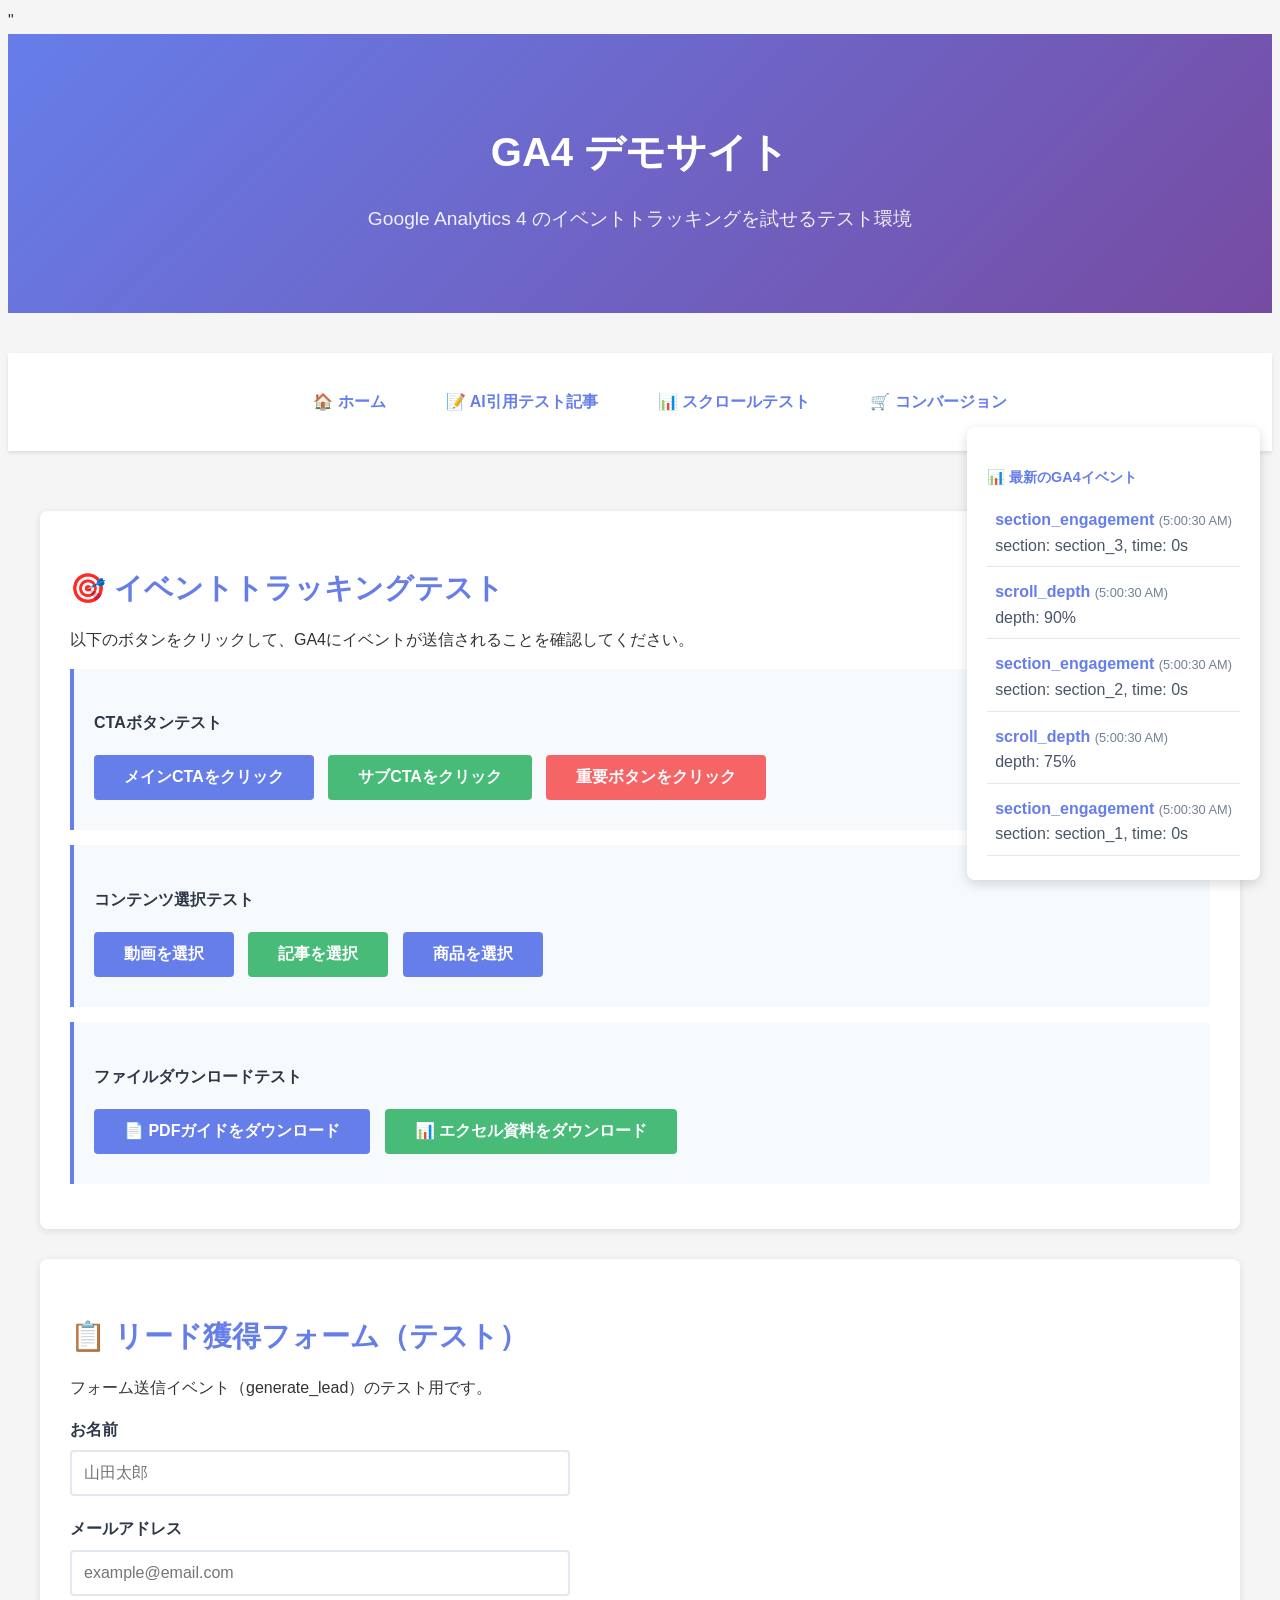
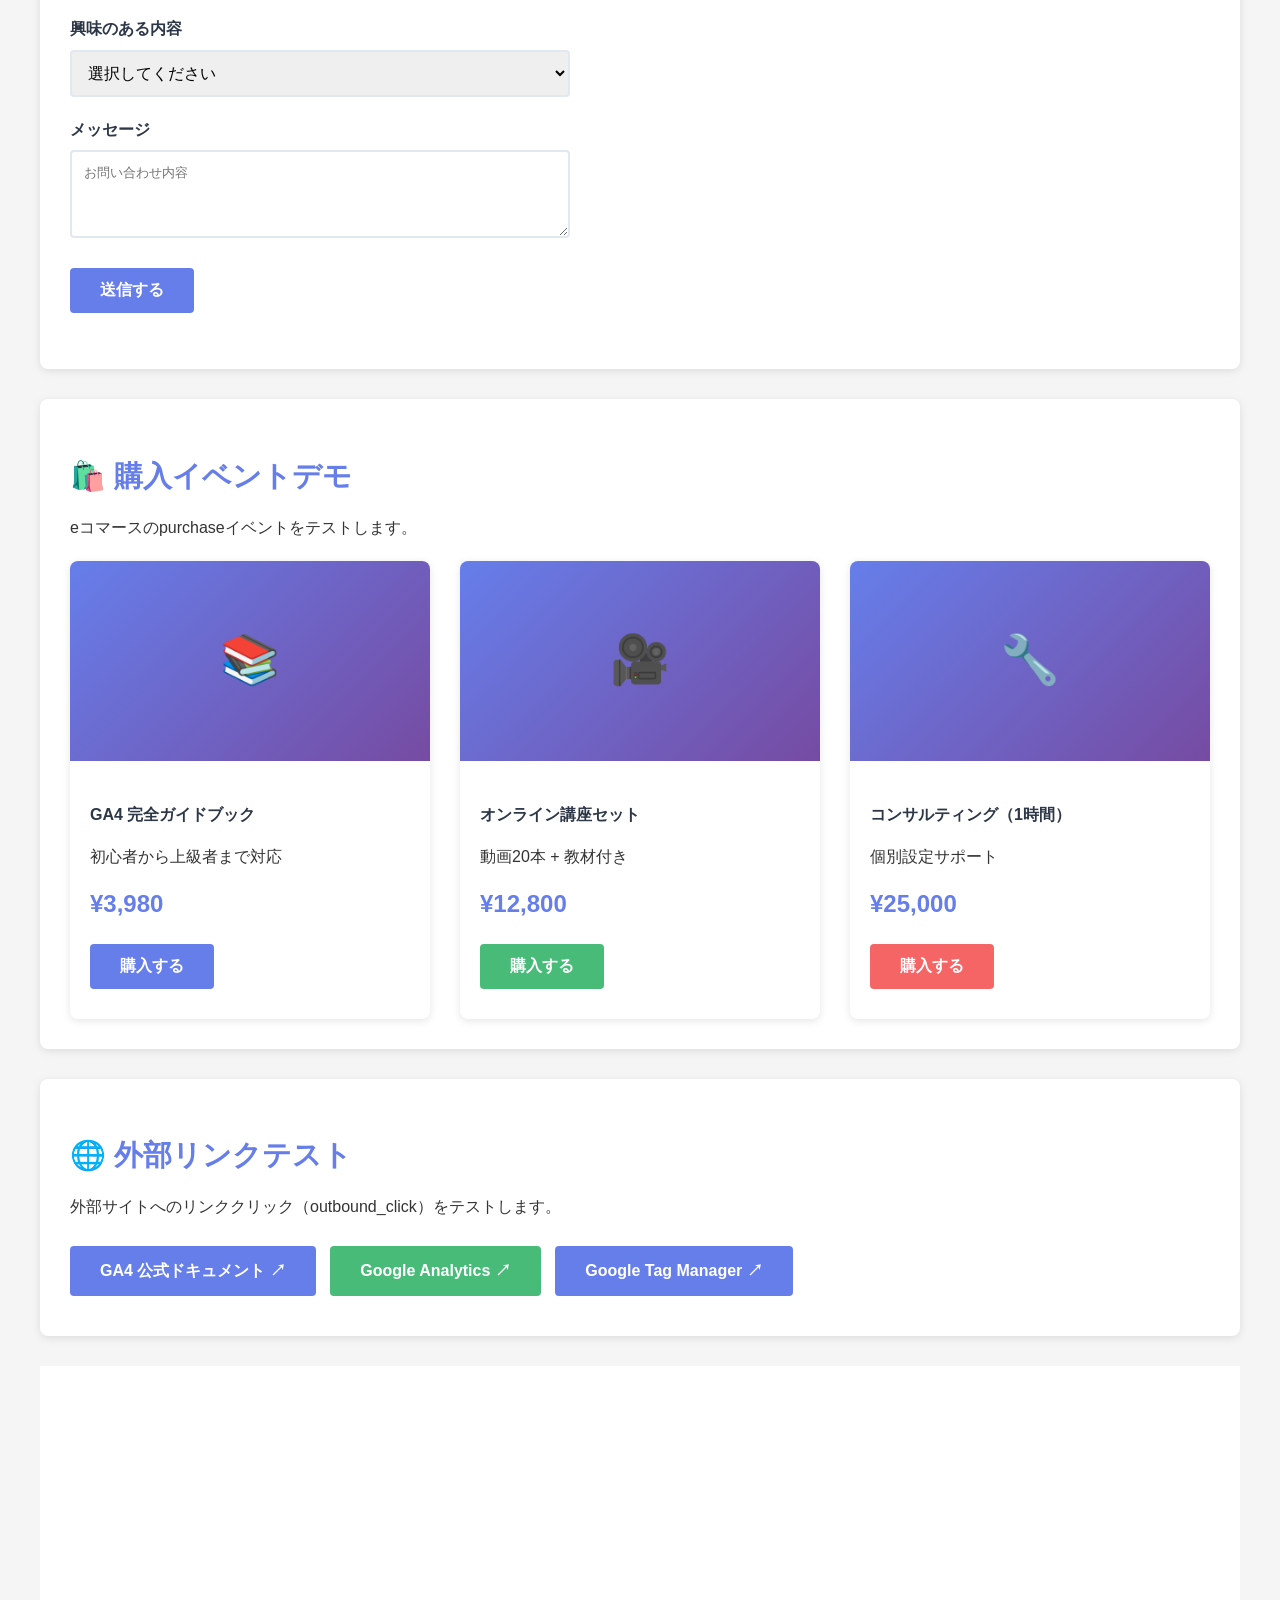
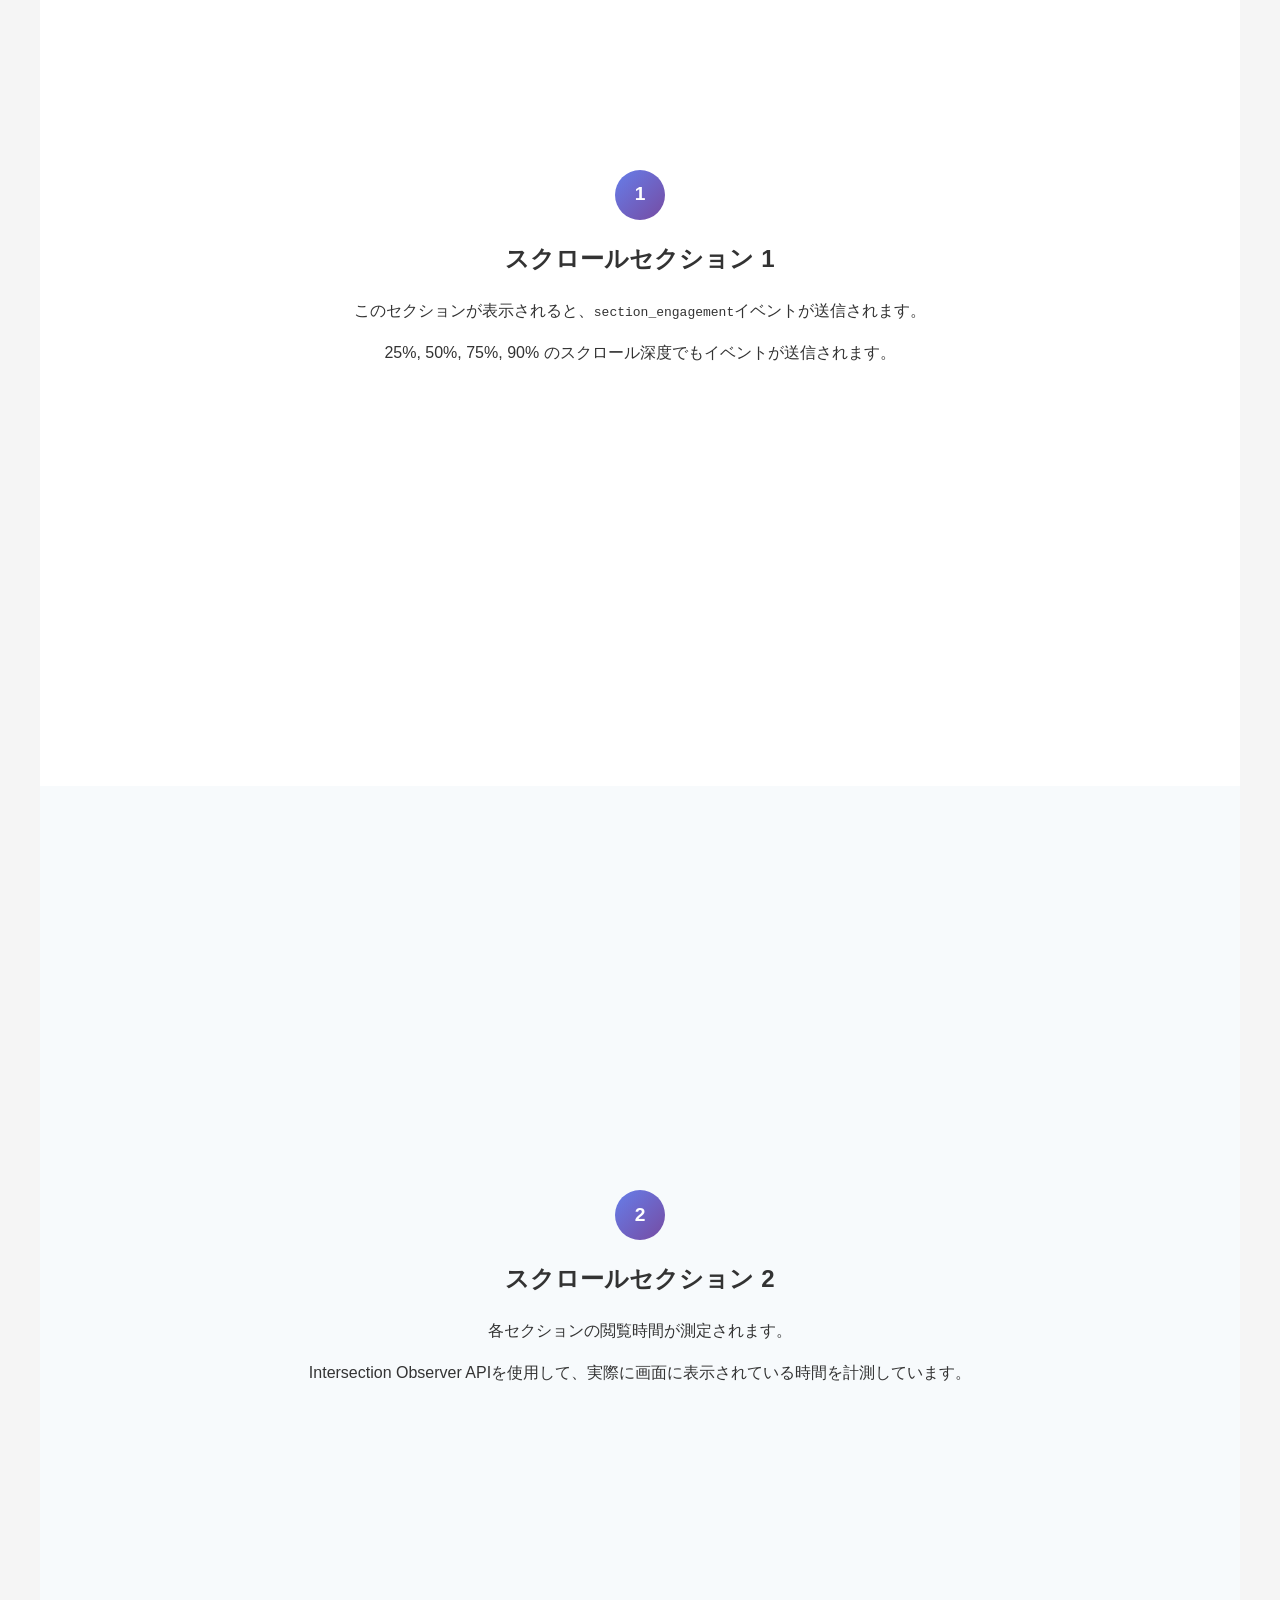
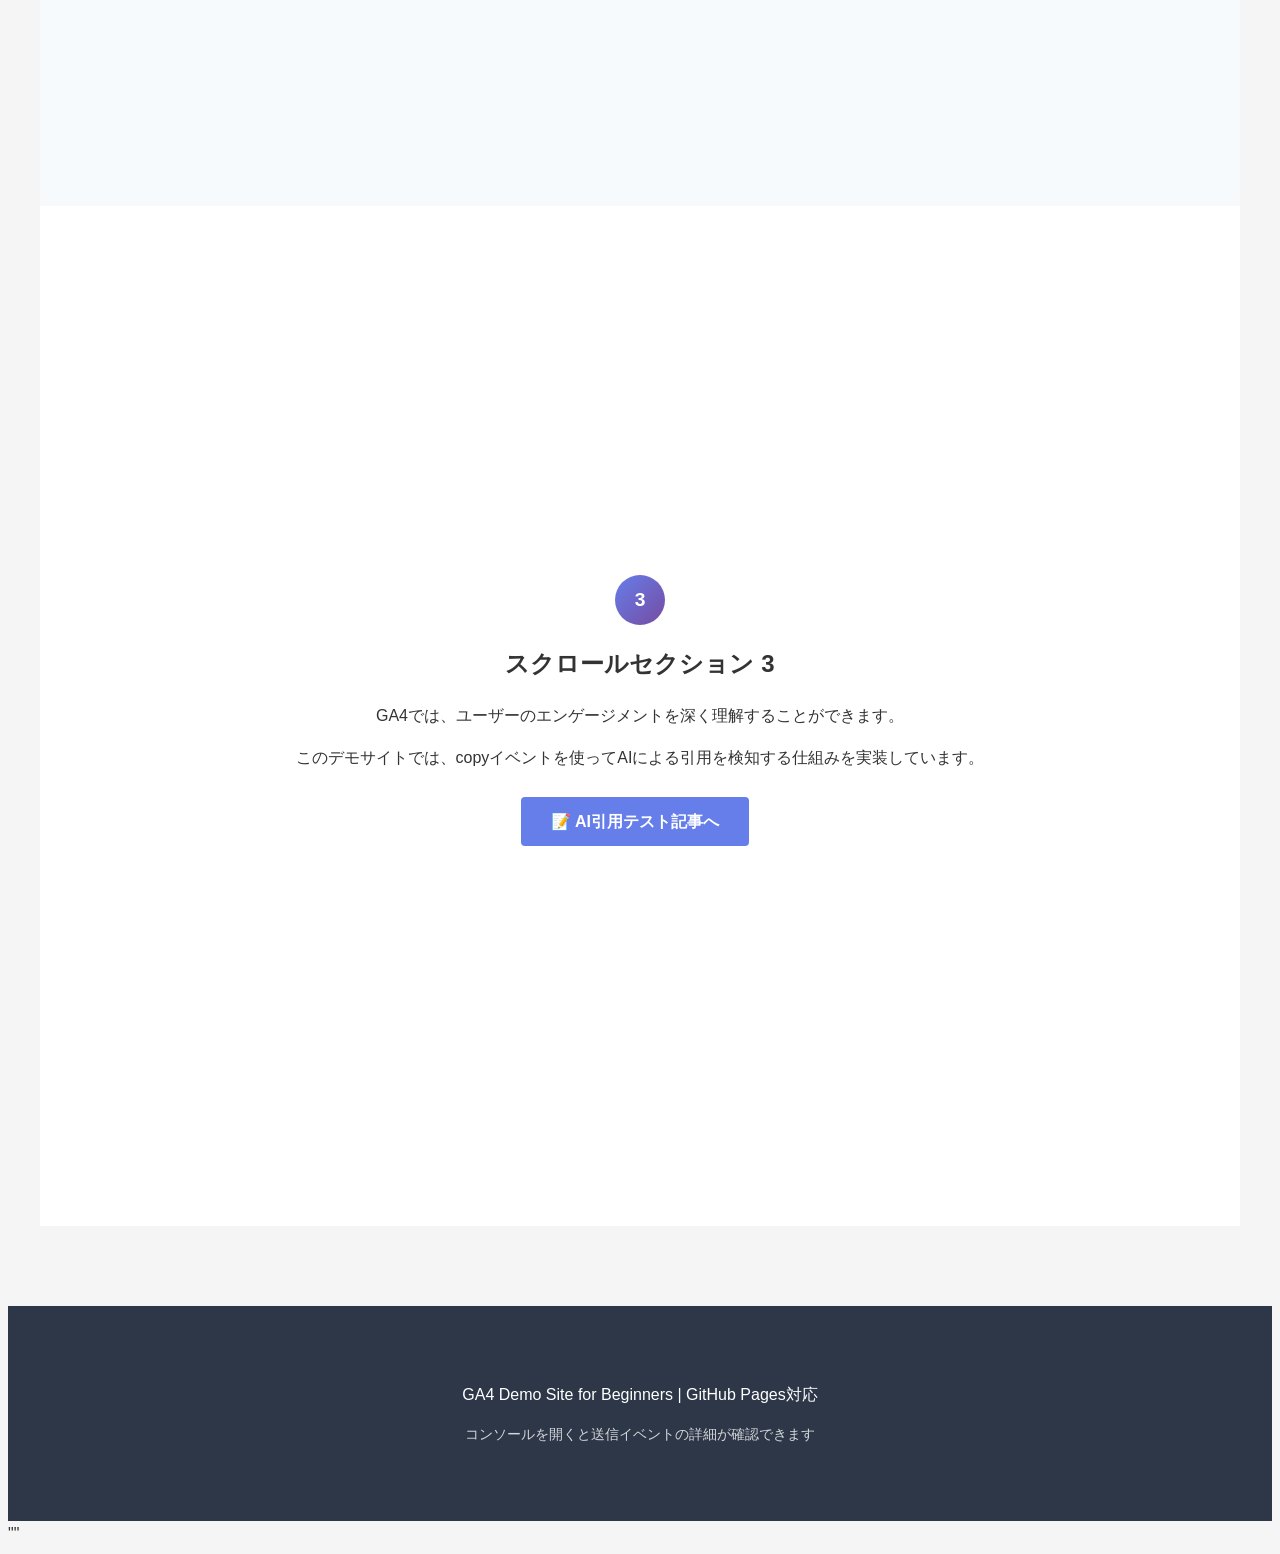
<file: index.html>
"<!doctype html>
<html lang="ja">
  <head>
    <meta charset="UTF-8" />
    <meta name="viewport" content="width=device-width, initial-scale=1.0" />
    <title>GA4 Demo - トラッキングテストサイト</title>

    <!-- Google tag (gtag.js) -->
    <script
      async
      src="https://www.googletagmanager.com/gtag/js?id=G-BNMKD3NF78"
    ></script>
    <script>
      window.dataLayer = window.dataLayer || [];
      function gtag() {
        dataLayer.push(arguments);
      }
      gtag("js", new Date());
      gtag("config", "G-BNMKD3NF78");
    </script>

    <link rel="stylesheet" href="css/style.css" />
    <script src="js/ga4-config.js"></script>
  </head>
  <body>
    <header>
      <div class="container">
        <h1>GA4 デモサイト</h1>
        <p>Google Analytics 4 のイベントトラッキングを試せるテスト環境</p>
      </div>
    </header>

    <nav>
      <ul>
        <li><a href="index.html">🏠 ホーム</a></li>
        <li><a href="article.html">📝 AI引用テスト記事</a></li>
        <li><a href="#scroll-test">📊 スクロールテスト</a></li>
        <li><a href="#conversion">🛒 コンバージョン</a></li>
      </ul>
    </nav>

    <div class="container">
      <!-- Event Test Section -->
      <div class="card">
        <h2>🎯 イベントトラッキングテスト</h2>
        <p>
          以下のボタンをクリックして、GA4にイベントが送信されることを確認してください。
        </p>

        <div class="event-demo">
          <h4>CTAボタンテスト</h4>
          <button class="btn" onclick="trackCTA('primary_cta', 'hero_section')">
            メインCTAをクリック
          </button>
          <button
            class="btn secondary"
            onclick="trackCTA('secondary_cta', 'hero_section')"
          >
            サブCTAをクリック
          </button>
          <button
            class="btn danger"
            onclick="trackCTA('danger_cta', 'hero_section')"
          >
            重要ボタンをクリック
          </button>
        </div>

        <div class="event-demo">
          <h4>コンテンツ選択テスト</h4>
          <button
            class="btn"
            onclick="trackSelectContent('video', 'demo_video_001')"
          >
            動画を選択
          </button>
          <button
            class="btn secondary"
            onclick="trackSelectContent('article', 'featured_post_001')"
          >
            記事を選択
          </button>
          <button
            class="btn"
            onclick="trackSelectContent('product', 'featured_product_001')"
          >
            商品を選択
          </button>
        </div>

        <div class="event-demo">
          <h4>ファイルダウンロードテスト</h4>
          <button class="btn" onclick="trackDownload('ga4-guide.pdf', 'pdf')">
            📄 PDFガイドをダウンロード
          </button>
          <button
            class="btn secondary"
            onclick="trackDownload('tracking-cheatsheet.xlsx', 'xlsx')"
          >
            📊 エクセル資料をダウンロード
          </button>
        </div>
      </div>

      <!-- Form Section -->
      <div class="card" id="conversion">
        <h2>📋 リード獲得フォーム（テスト）</h2>
        <p>フォーム送信イベント（generate_lead）のテスト用です。</p>

        <form
          onsubmit="
            event.preventDefault();
            trackFormSubmit('contact_form');
            alert('フォーム送信完了！（デモ）');
          "
        >
          <div class="form-group">
            <label for="name">お名前</label>
            <input type="text" id="name" name="name" placeholder="山田太郎" />
          </div>

          <div class="form-group">
            <label for="email">メールアドレス</label>
            <input
              type="email"
              id="email"
              name="email"
              placeholder="example@email.com"
            />
          </div>

          <div class="form-group">
            <label for="interest">興味のある内容</label>
            <select id="interest" name="interest">
              <option value="">選択してください</option>
              <option value="ga4_basic">GA4基礎</option>
              <option value="ga4_advanced">GA4応用</option>
              <option value="ai_tracking">AI引用トラッキング</option>
              <option value="ecommerce">EC計測</option>
            </select>
          </div>

          <div class="form-group">
            <label for="message">メッセージ</label>
            <textarea
              id="message"
              name="message"
              rows="4"
              placeholder="お問い合わせ内容"
            ></textarea>
          </div>

          <button type="submit" class="btn">送信する</button>
        </form>
      </div>

      <!-- Product Demo Section -->
      <div class="card">
        <h2>🛍️ 購入イベントデモ</h2>
        <p>eコマースのpurchaseイベントをテストします。</p>

        <div class="product-grid">
          <div class="product-card">
            <div class="product-image">📚</div>
            <div class="product-info">
              <h4>GA4 完全ガイドブック</h4>
              <p>初心者から上級者まで対応</p>
              <div class="product-price">¥3,980</div>
              <button
                class="btn"
                onclick="
                  trackPurchase(3980, 'JPY', [
                    {
                      item_name: 'GA4 Guide',
                      item_id: 'book_001',
                      price: 3980,
                    },
                  ])
                "
              >
                購入する
              </button>
            </div>
          </div>

          <div class="product-card">
            <div class="product-image">🎥</div>
            <div class="product-info">
              <h4>オンライン講座セット</h4>
              <p>動画20本 + 教材付き</p>
              <div class="product-price">¥12,800</div>
              <button
                class="btn secondary"
                onclick="
                  trackPurchase(12800, 'JPY', [
                    {
                      item_name: 'Online Course',
                      item_id: 'course_001',
                      price: 12800,
                    },
                  ])
                "
              >
                購入する
              </button>
            </div>
          </div>

          <div class="product-card">
            <div class="product-image">🔧</div>
            <div class="product-info">
              <h4>コンサルティング（1時間）</h4>
              <p>個別設定サポート</p>
              <div class="product-price">¥25,000</div>
              <button
                class="btn danger"
                onclick="
                  trackPurchase(25000, 'JPY', [
                    {
                      item_name: 'Consulting',
                      item_id: 'service_001',
                      price: 25000,
                    },
                  ])
                "
              >
                購入する
              </button>
            </div>
          </div>
        </div>
      </div>

      <!-- External Links Section -->
      <div class="card">
        <h2>🌐 外部リンクテスト</h2>
        <p>外部サイトへのリンククリック（outbound_click）をテストします。</p>

        <a
          href="https://developers.google.com/analytics/devguides/collection/ga4"
          target="_blank"
          class="btn"
        >
          GA4 公式ドキュメント ↗
        </a>
        <a
          href="https://analytics.google.com"
          target="_blank"
          class="btn secondary"
        >
          Google Analytics ↗
        </a>
        <a href="https://tagmanager.google.com" target="_blank" class="btn">
          Google Tag Manager ↗
        </a>
      </div>

      <!-- Scroll Test Section -->
      <div id="scroll-test">
        <div
          class="scroll-section"
          data-track="section"
          data-section-id="section_1"
        >
          <div class="scroll-content">
            <div class="scroll-marker">1</div>
            <h2>スクロールセクション 1</h2>
            <p>
              このセクションが表示されると、<code>section_engagement</code>イベントが送信されます。
            </p>
            <p>
              25%, 50%, 75%, 90% のスクロール深度でもイベントが送信されます。
            </p>
          </div>
        </div>

        <div
          class="scroll-section"
          data-track="section"
          data-section-id="section_2"
        >
          <div class="scroll-content">
            <div class="scroll-marker">2</div>
            <h2>スクロールセクション 2</h2>
            <p>各セクションの閲覧時間が測定されます。</p>
            <p>
              Intersection Observer
              APIを使用して、実際に画面に表示されている時間を計測しています。
            </p>
          </div>
        </div>

        <div
          class="scroll-section"
          data-track="section"
          data-section-id="section_3"
        >
          <div class="scroll-content">
            <div class="scroll-marker">3</div>
            <h2>スクロールセクション 3</h2>
            <p>
              GA4では、ユーザーのエンゲージメントを深く理解することができます。
            </p>
            <p>
              このデモサイトでは、copyイベントを使ってAIによる引用を検知する仕組みを実装しています。
            </p>
            <a href="article.html" class="btn">📝 AI引用テスト記事へ</a>
          </div>
        </div>
      </div>
    </div>

    <footer>
      <div class="container">
        <p>GA4 Demo Site for Beginners | GitHub Pages対応</p>
        <p style="margin-top: 10px; font-size: 0.9em; opacity: 0.8">
          コンソールを開くと送信イベントの詳細が確認できます
        </p>
      </div>
    </footer>

    <!-- Event Log Panel -->
    <div id="event-log" class="event-log">
      <h4>📊 最新のGA4イベント</h4>
      <div id="event-log-content"></div>
    </div>
  </body>
</html>
""
</file>
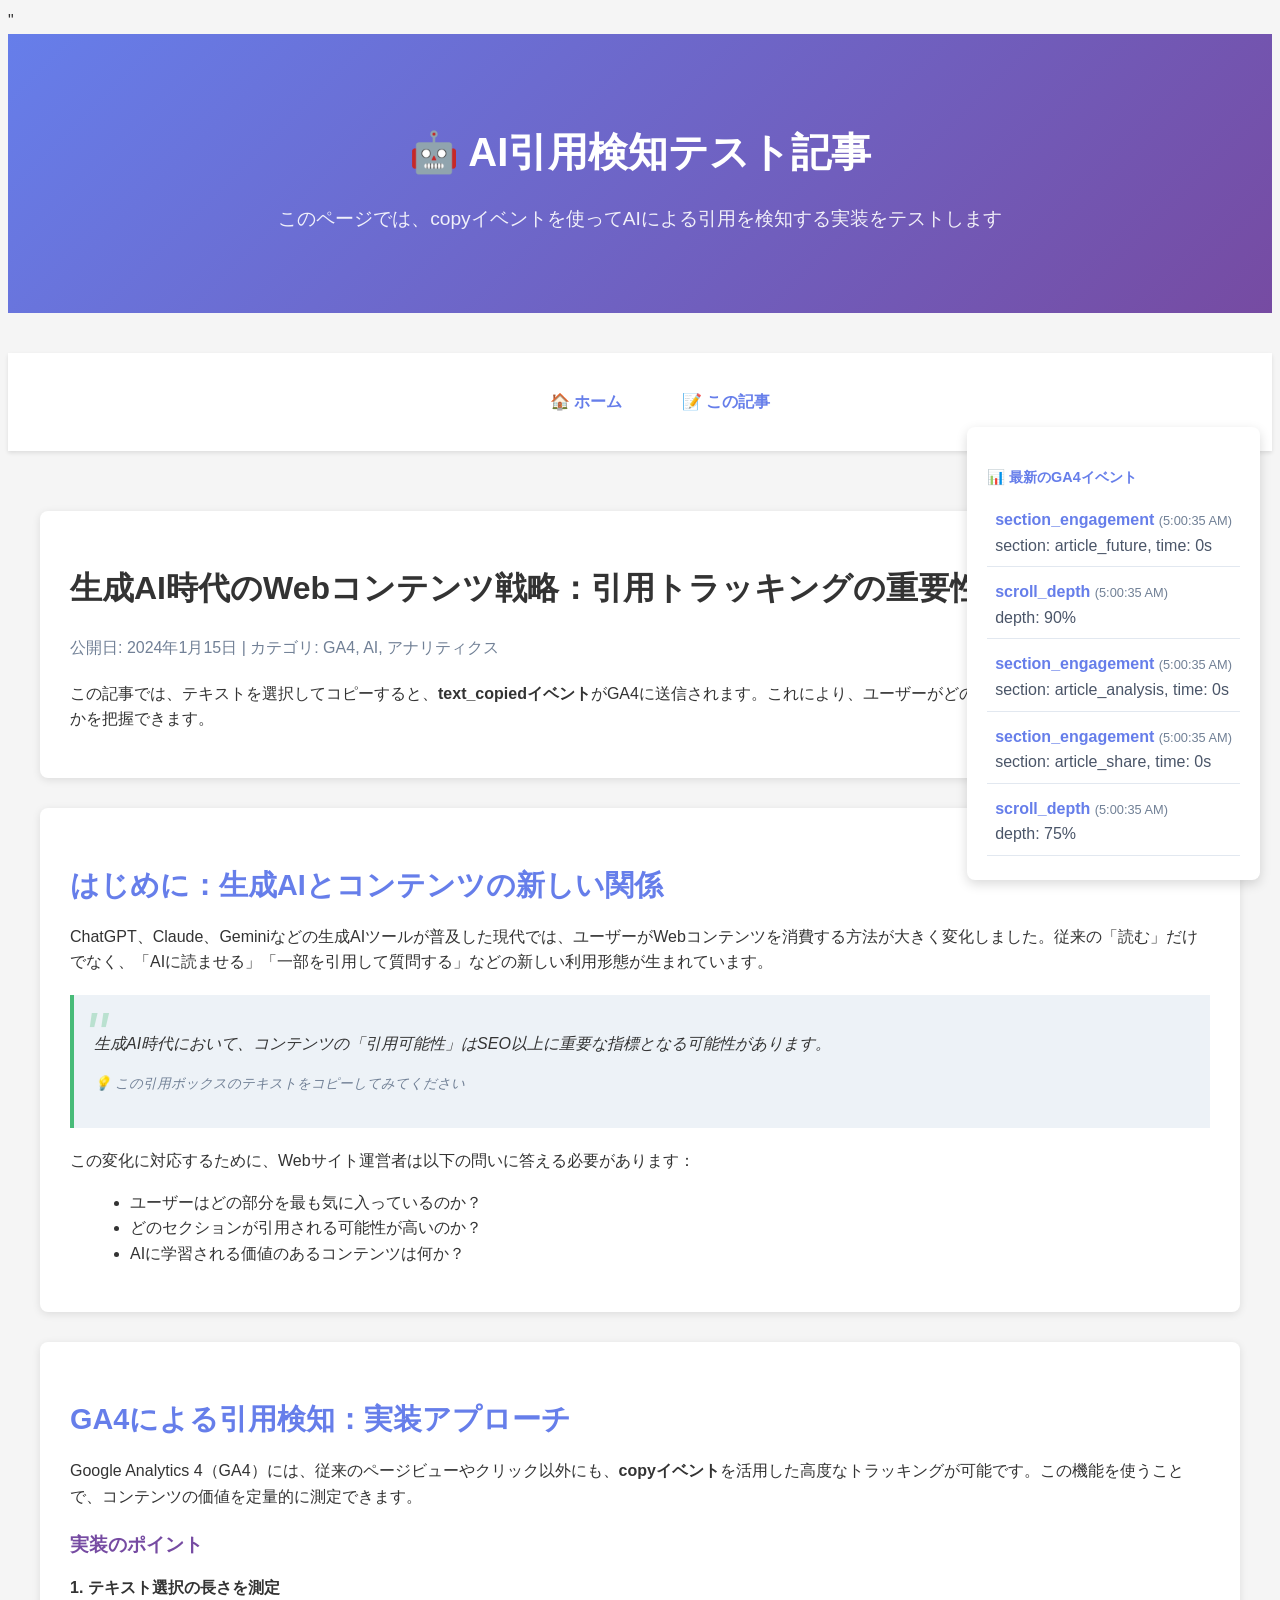
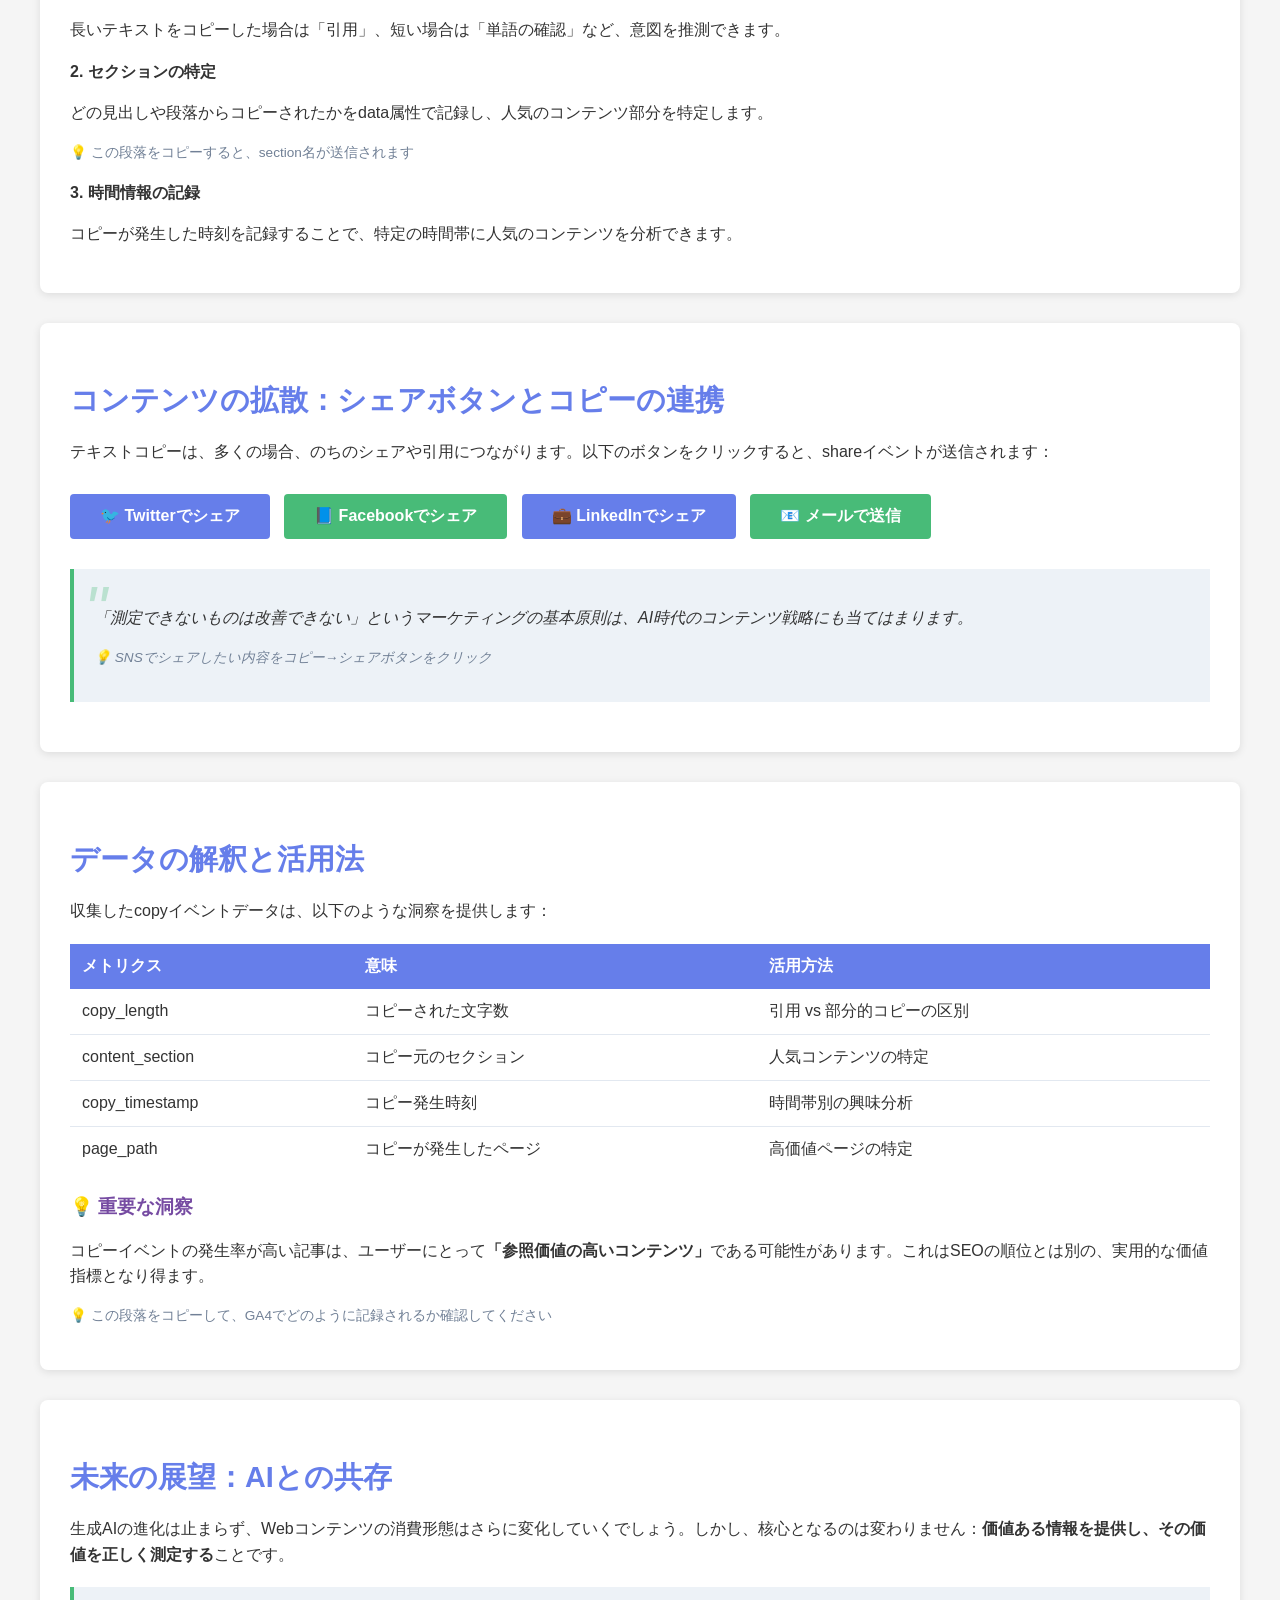
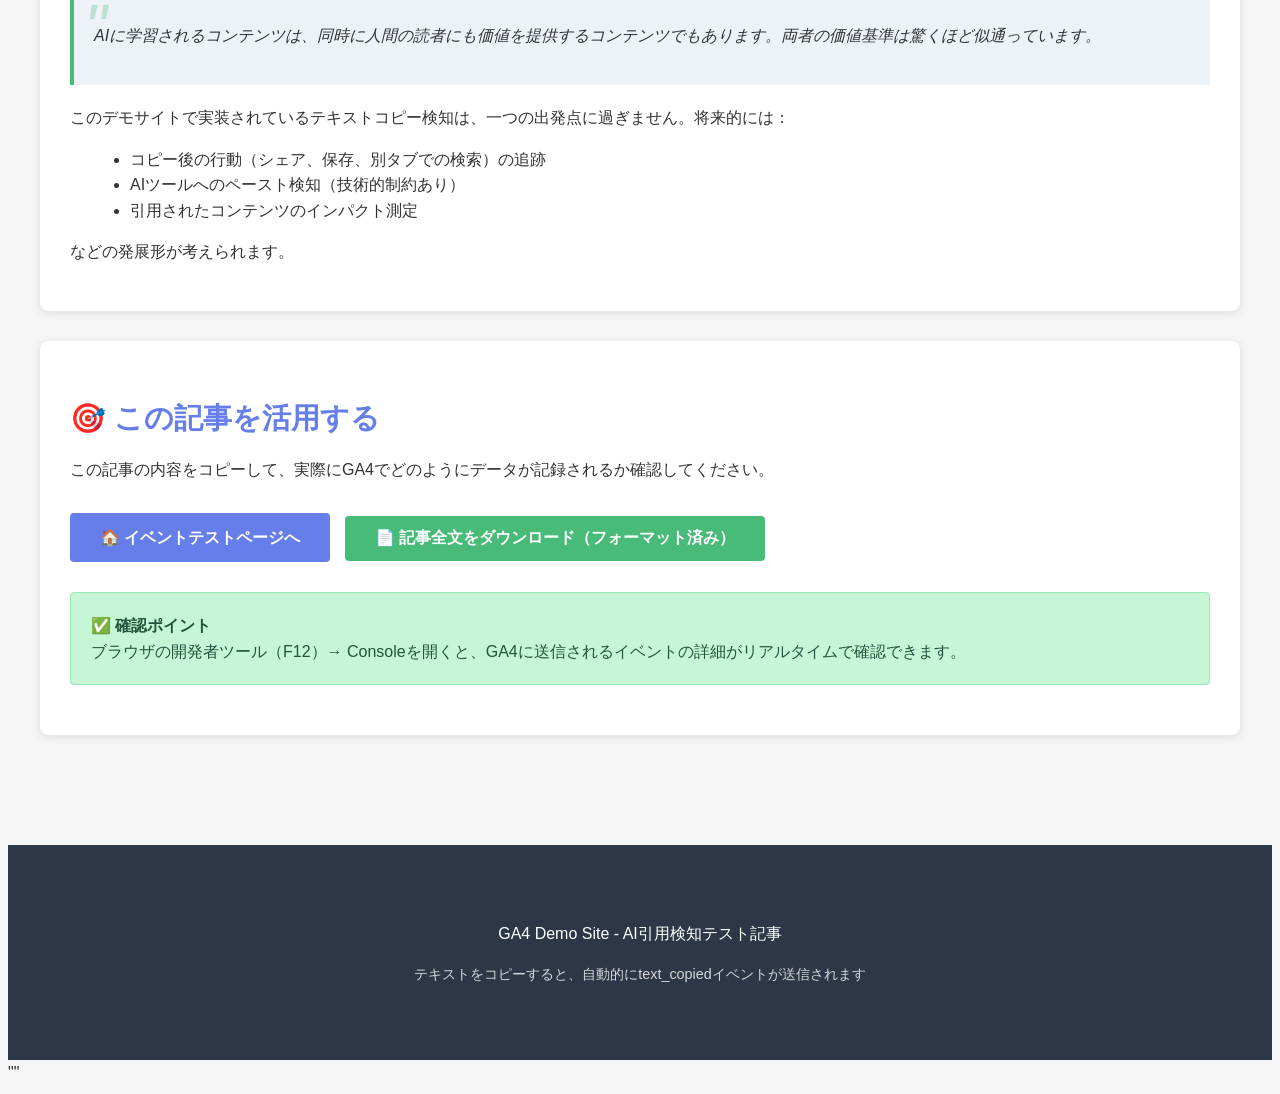
<file: article.html>
"<!doctype html>
<html lang="ja">
  <head>
    <meta charset="UTF-8" />
    <meta name="viewport" content="width=device-width, initial-scale=1.0" />
    <title>AI引用検知テスト記事 | GA4 Demo</title>

    <!-- Google tag (gtag.js) -->
    <script
      async
      src="https://www.googletagmanager.com/gtag/js?id=G-BNMKD3NF78"
    ></script>
    <script>
      window.dataLayer = window.dataLayer || [];
      function gtag() {
        dataLayer.push(arguments);
      }
      gtag("js", new Date());
      gtag("config", "G-BNMKD3NF78");
    </script>

    <link rel="stylesheet" href="css/style.css" />
    <script src="js/ga4-config.js"></script>
  </head>
  <body>
    <header>
      <div class="container">
        <h1>🤖 AI引用検知テスト記事</h1>
        <p>
          このページでは、copyイベントを使ってAIによる引用を検知する実装をテストします
        </p>
      </div>
    </header>

    <nav>
      <ul>
        <li><a href="index.html">🏠 ホーム</a></li>
        <li><a href="article.html">📝 この記事</a></li>
      </ul>
    </nav>

    <div class="container">
      <!-- Article Header -->
      <div class="card">
        <h1>生成AI時代のWebコンテンツ戦略：引用トラッキングの重要性</h1>
        <p style="color: #718096; margin-bottom: 20px">
          公開日: 2024年1月15日 | カテゴリ: GA4, AI, アナリティクス
        </p>

        <p>
          この記事では、テキストを選択してコピーすると、<strong>text_copiedイベント</strong>がGA4に送信されます。これにより、ユーザーがどの部分を引用・保存しようとしたかを把握できます。
        </p>
      </div>

      <!-- Section 1: Introduction -->
      <div
        class="card"
        data-section="introduction"
        data-track="section"
        data-section-id="article_intro"
      >
        <h2>はじめに：生成AIとコンテンツの新しい関係</h2>

        <p>
          ChatGPT、Claude、Geminiなどの生成AIツールが普及した現代では、ユーザーがWebコンテンツを消費する方法が大きく変化しました。従来の「読む」だけでなく、「AIに読ませる」「一部を引用して質問する」などの新しい利用形態が生まれています。
        </p>

        <div class="quote-box" data-section="key_quote_1">
          <p>
            生成AI時代において、コンテンツの「引用可能性」はSEO以上に重要な指標となる可能性があります。
          </p>
          <p class="copy-hint">
            💡 この引用ボックスのテキストをコピーしてみてください
          </p>
        </div>

        <p>
          この変化に対応するために、Webサイト運営者は以下の問いに答える必要があります：
        </p>
        <ul style="margin-left: 20px; margin-top: 10px">
          <li>ユーザーはどの部分を最も気に入っているのか？</li>
          <li>どのセクションが引用される可能性が高いのか？</li>
          <li>AIに学習される価値のあるコンテンツは何か？</li>
        </ul>
      </div>

      <!-- Section 2: Analytics Strategy -->
      <div
        class="card"
        data-section="analytics_strategy"
        data-track="section"
        data-section-id="article_strategy"
      >
        <h2>GA4による引用検知：実装アプローチ</h2>

        <p>
          Google Analytics
          4（GA4）には、従来のページビューやクリック以外にも、<strong>copyイベント</strong>を活用した高度なトラッキングが可能です。この機能を使うことで、コンテンツの価値を定量的に測定できます。
        </p>

        <h3>実装のポイント</h3>

        <div class="key-point" data-section="implementation_tip">
          <p><strong>1. テキスト選択の長さを測定</strong></p>
          <p>
            長いテキストをコピーした場合は「引用」、短い場合は「単語の確認」など、意図を推測できます。
          </p>
        </div>

        <div
          class="key-point"
          data-section="implementation_tip_2"
          style="margin-top: 15px"
        >
          <p><strong>2. セクションの特定</strong></p>
          <p>
            どの見出しや段落からコピーされたかをdata属性で記録し、人気のコンテンツ部分を特定します。
          </p>
          <p class="copy-hint">
            💡 この段落をコピーすると、section名が送信されます
          </p>
        </div>

        <div
          class="key-point"
          data-section="implementation_tip_3"
          style="margin-top: 15px"
        >
          <p><strong>3. 時間情報の記録</strong></p>
          <p>
            コピーが発生した時刻を記録することで、特定の時間帯に人気のコンテンツを分析できます。
          </p>
        </div>
      </div>

      <!-- Section 3: Share Section -->
      <div
        class="card"
        data-section="share_section"
        data-track="section"
        data-section-id="article_share"
      >
        <h2>コンテンツの拡散：シェアボタンとコピーの連携</h2>

        <p>
          テキストコピーは、多くの場合、のちのシェアや引用につながります。以下のボタンをクリックすると、shareイベントが送信されます：
        </p>

        <div style="margin: 20px 0">
          <button class="btn" onclick="trackShare('twitter')">
            🐦 Twitterでシェア
          </button>
          <button class="btn secondary" onclick="trackShare('facebook')">
            📘 Facebookでシェア
          </button>
          <button class="btn" onclick="trackShare('linkedin')">
            💼 LinkedInでシェア
          </button>
          <button class="btn secondary" onclick="trackShare('email')">
            📧 メールで送信
          </button>
        </div>

        <div class="quote-box" data-section="shareable_quote">
          <p>
            「測定できないものは改善できない」というマーケティングの基本原則は、AI時代のコンテンツ戦略にも当てはまります。
          </p>
          <p class="copy-hint">
            💡 SNSでシェアしたい内容をコピー→シェアボタンをクリック
          </p>
        </div>
      </div>

      <!-- Section 4: Data Interpretation -->
      <div
        class="card"
        data-section="data_analysis"
        data-track="section"
        data-section-id="article_analysis"
      >
        <h2>データの解釈と活用法</h2>

        <p>収集したcopyイベントデータは、以下のような洞察を提供します：</p>

        <table style="width: 100%; border-collapse: collapse; margin-top: 20px">
          <thead>
            <tr style="background: #667eea; color: white">
              <th style="padding: 12px; text-align: left">メトリクス</th>
              <th style="padding: 12px; text-align: left">意味</th>
              <th style="padding: 12px; text-align: left">活用方法</th>
            </tr>
          </thead>
          <tbody>
            <tr style="border-bottom: 1px solid #e2e8f0">
              <td style="padding: 12px">copy_length</td>
              <td style="padding: 12px">コピーされた文字数</td>
              <td style="padding: 12px">引用 vs 部分的コピーの区別</td>
            </tr>
            <tr style="border-bottom: 1px solid #e2e8f0">
              <td style="padding: 12px">content_section</td>
              <td style="padding: 12px">コピー元のセクション</td>
              <td style="padding: 12px">人気コンテンツの特定</td>
            </tr>
            <tr style="border-bottom: 1px solid #e2e8f0">
              <td style="padding: 12px">copy_timestamp</td>
              <td style="padding: 12px">コピー発生時刻</td>
              <td style="padding: 12px">時間帯別の興味分析</td>
            </tr>
            <tr>
              <td style="padding: 12px">page_path</td>
              <td style="padding: 12px">コピーが発生したページ</td>
              <td style="padding: 12px">高価値ページの特定</td>
            </tr>
          </tbody>
        </table>

        <div
          class="key-point"
          style="margin-top: 20px"
          data-section="data_driven_insight"
        >
          <h3>💡 重要な洞察</h3>
          <p>
            コピーイベントの発生率が高い記事は、ユーザーにとって<strong>「参照価値の高いコンテンツ」</strong>である可能性があります。これはSEOの順位とは別の、実用的な価値指標となり得ます。
          </p>
          <p class="copy-hint">
            💡 この段落をコピーして、GA4でどのように記録されるか確認してください
          </p>
        </div>
      </div>

      <!-- Section 5: Future Outlook -->
      <div
        class="card"
        data-section="future_outlook"
        data-track="section"
        data-section-id="article_future"
      >
        <h2>未来の展望：AIとの共存</h2>

        <p>
          生成AIの進化は止まらず、Webコンテンツの消費形態はさらに変化していくでしょう。しかし、核心となるのは変わりません：<strong>価値ある情報を提供し、その価値を正しく測定する</strong>ことです。
        </p>

        <div class="quote-box" data-section="conclusion_quote">
          <p>
            AIに学習されるコンテンツは、同時に人間の読者にも価値を提供するコンテンツでもあります。両者の価値基準は驚くほど似通っています。
          </p>
        </div>

        <p>
          このデモサイトで実装されているテキストコピー検知は、一つの出発点に過ぎません。将来的には：
        </p>

        <ul style="margin-left: 20px; margin-top: 10px">
          <li>コピー後の行動（シェア、保存、別タブでの検索）の追跡</li>
          <li>AIツールへのペースト検知（技術的制約あり）</li>
          <li>引用されたコンテンツのインパクト測定</li>
        </ul>

        <p style="margin-top: 15px">などの発展形が考えられます。</p>
      </div>

      <!-- CTA Section -->
      <div class="card">
        <h2>🎯 この記事を活用する</h2>

        <p>
          この記事の内容をコピーして、実際にGA4でどのようにデータが記録されるか確認してください。
        </p>

        <div style="margin: 20px 0">
          <a href="index.html" class="btn">🏠 イベントテストページへ</a>
          <button
            class="btn secondary"
            onclick="trackDownload('article-sample-text.txt', 'txt')"
          >
            📄 記事全文をダウンロード（フォーマット済み）
          </button>
        </div>

        <div class="success-message" style="margin-top: 20px">
          <strong>✅ 確認ポイント</strong><br />
          ブラウザの開発者ツール（F12）→
          Consoleを開くと、GA4に送信されるイベントの詳細がリアルタイムで確認できます。
        </div>
      </div>
    </div>

    <footer>
      <div class="container">
        <p>GA4 Demo Site - AI引用検知テスト記事</p>
        <p style="margin-top: 10px; font-size: 0.9em; opacity: 0.8">
          テキストをコピーすると、自動的にtext_copiedイベントが送信されます
        </p>
      </div>
    </footer>

    <!-- Event Log Panel -->
    <div id="event-log" class="event-log">
      <h4>📊 最新のGA4イベント</h4>
      <div id="event-log-content"></div>
    </div>
  </body>
</html>
""
</file>
<file: css/style.css>
"/* GA4 Demo Page Styles */

* {
  margin: 0;
  padding: 0;
  box-sizing: border-box;
}

body {
  font-family: -apple-system, BlinkMacSystemFont, 'Segoe UI', Roboto, 'Helvetica Neue', Arial, sans-serif;
  line-height: 1.6;
  color: #333;
  background-color: #f5f5f5;
}

.container {
  max-width: 1200px;
  margin: 0 auto;
  padding: 20px;
}

header {
  background: linear-gradient(135deg, #667eea 0%, #764ba2 100%);
  color: white;
  padding: 40px 0;
  text-align: center;
  margin-bottom: 40px;
}

header h1 {
  font-size: 2.5em;
  margin-bottom: 10px;
}

header p {
  font-size: 1.2em;
  opacity: 0.9;
}

nav {
  background: white;
  padding: 20px 0;
  margin-bottom: 40px;
  box-shadow: 0 2px 4px rgba(0,0,0,0.1);
}

nav ul {
  list-style: none;
  display: flex;
  justify-content: center;
  flex-wrap: wrap;
  gap: 20px;
}

nav a {
  color: #667eea;
  text-decoration: none;
  font-weight: 600;
  padding: 10px 20px;
  border-radius: 4px;
  transition: all 0.3s ease;
}

nav a:hover {
  background: #667eea;
  color: white;
}

.card {
  background: white;
  border-radius: 8px;
  padding: 30px;
  margin-bottom: 30px;
  box-shadow: 0 2px 8px rgba(0,0,0,0.1);
}

.card h2 {
  color: #667eea;
  margin-bottom: 15px;
  font-size: 1.8em;
}

.card h3 {
  color: #764ba2;
  margin: 20px 0 10px;
}

.btn {
  display: inline-block;
  background: #667eea;
  color: white;
  padding: 12px 30px;
  border-radius: 4px;
  text-decoration: none;
  font-weight: 600;
  margin: 10px 10px 10px 0;
  transition: all 0.3s ease;
  cursor: pointer;
  border: none;
  font-size: 1em;
}

.btn:hover {
  background: #764ba2;
  transform: translateY(-2px);
  box-shadow: 0 4px 12px rgba(102, 126, 234, 0.4);
}

.btn.secondary {
  background: #48bb78;
}

.btn.secondary:hover {
  background: #38a169;
}

.btn.danger {
  background: #f56565;
}

.btn.danger:hover {
  background: #e53e3e;
}

.event-demo {
  background: #f7fafc;
  border-left: 4px solid #667eea;
  padding: 20px;
  margin: 15px 0;
  border-radius: 0 4px 4px 0;
}

.event-demo h4 {
  color: #2d3748;
  margin-bottom: 10px;
}

.quote-box {
  background: #edf2f7;
  border-left: 4px solid #48bb78;
  padding: 20px;
  margin: 20px 0;
  font-style: italic;
  position: relative;
}

.quote-box::before {
  content: '\"';
  font-size: 4em;
  color: #48bb78;
  position: absolute;
  top: -10px;
  left: 10px;
  opacity: 0.3;
}

.copy-hint {
  font-size: 0.85em;
  color: #718096;
  margin-top: 10px;
}

.scroll-section {
  min-height: 100vh;
  padding: 60px 20px;
  display: flex;
  align-items: center;
  justify-content: center;
}

.scroll-section:nth-child(odd) {
  background: white;
}

.scroll-section:nth-child(even) {
  background: #f7fafc;
}

.scroll-content {
  max-width: 800px;
  text-align: center;
}

.scroll-marker {
  width: 50px;
  height: 50px;
  background: linear-gradient(135deg, #667eea 0%, #764ba2 100%);
  border-radius: 50%;
  margin: 0 auto 20px;
  display: flex;
  align-items: center;
  justify-content: center;
  color: white;
  font-weight: bold;
  font-size: 1.2em;
}

form {
  max-width: 500px;
}

.form-group {
  margin-bottom: 20px;
}

.form-group label {
  display: block;
  margin-bottom: 8px;
  font-weight: 600;
  color: #2d3748;
}

.form-group input,
.form-group textarea,
.form-group select {
  width: 100%;
  padding: 12px;
  border: 2px solid #e2e8f0;
  border-radius: 4px;
  font-size: 1em;
  transition: border-color 0.3s ease;
}

.form-group input:focus,
.form-group textarea:focus,
.form-group select:focus {
  outline: none;
  border-color: #667eea;
}

.product-grid {
  display: grid;
  grid-template-columns: repeat(auto-fit, minmax(280px, 1fr));
  gap: 30px;
  margin-top: 20px;
}

.product-card {
  background: white;
  border-radius: 8px;
  overflow: hidden;
  box-shadow: 0 2px 8px rgba(0,0,0,0.1);
  transition: transform 0.3s ease;
}

.product-card:hover {
  transform: translateY(-4px);
}

.product-image {
  height: 200px;
  background: linear-gradient(135deg, #667eea 0%, #764ba2 100%);
  display: flex;
  align-items: center;
  justify-content: center;
  color: white;
  font-size: 3em;
}

.product-info {
  padding: 20px;
}

.product-info h4 {
  color: #2d3748;
  margin-bottom: 10px;
}

.product-price {
  font-size: 1.5em;
  color: #667eea;
  font-weight: bold;
  margin: 10px 0;
}

.success-message {
  background: #c6f6d5;
  border: 1px solid #9ae6b4;
  color: #22543d;
  padding: 20px;
  border-radius: 4px;
  margin: 20px 0;
}

footer {
  background: #2d3748;
  color: white;
  text-align: center;
  padding: 40px 0;
  margin-top: 60px;
}

.event-log {
  position: fixed;
  bottom: 20px;
  right: 20px;
  background: white;
  border-radius: 8px;
  box-shadow: 0 4px 12px rgba(0,0,0,0.15);
  padding: 20px;
  max-width: 350px;
  display: none;
  z-index: 1000;
}

.event-log h4 {
  color: #667eea;
  margin-bottom: 10px;
  font-size: 0.9em;
}

.event-log-content {
  font-size: 0.85em;
  color: #4a5568;
  max-height: 200px;
  overflow-y: auto;
}

@media (max-width: 768px) {
  header h1 {
    font-size: 1.8em;
  }
  
  nav ul {
    flex-direction: column;
    align-items: center;
  }
  
  .container {
    padding: 10px;
  }
  
  .card {
    padding: 20px;
  }
  
  .product-grid {
    grid-template-columns: 1fr;
  }
}"
</file>
